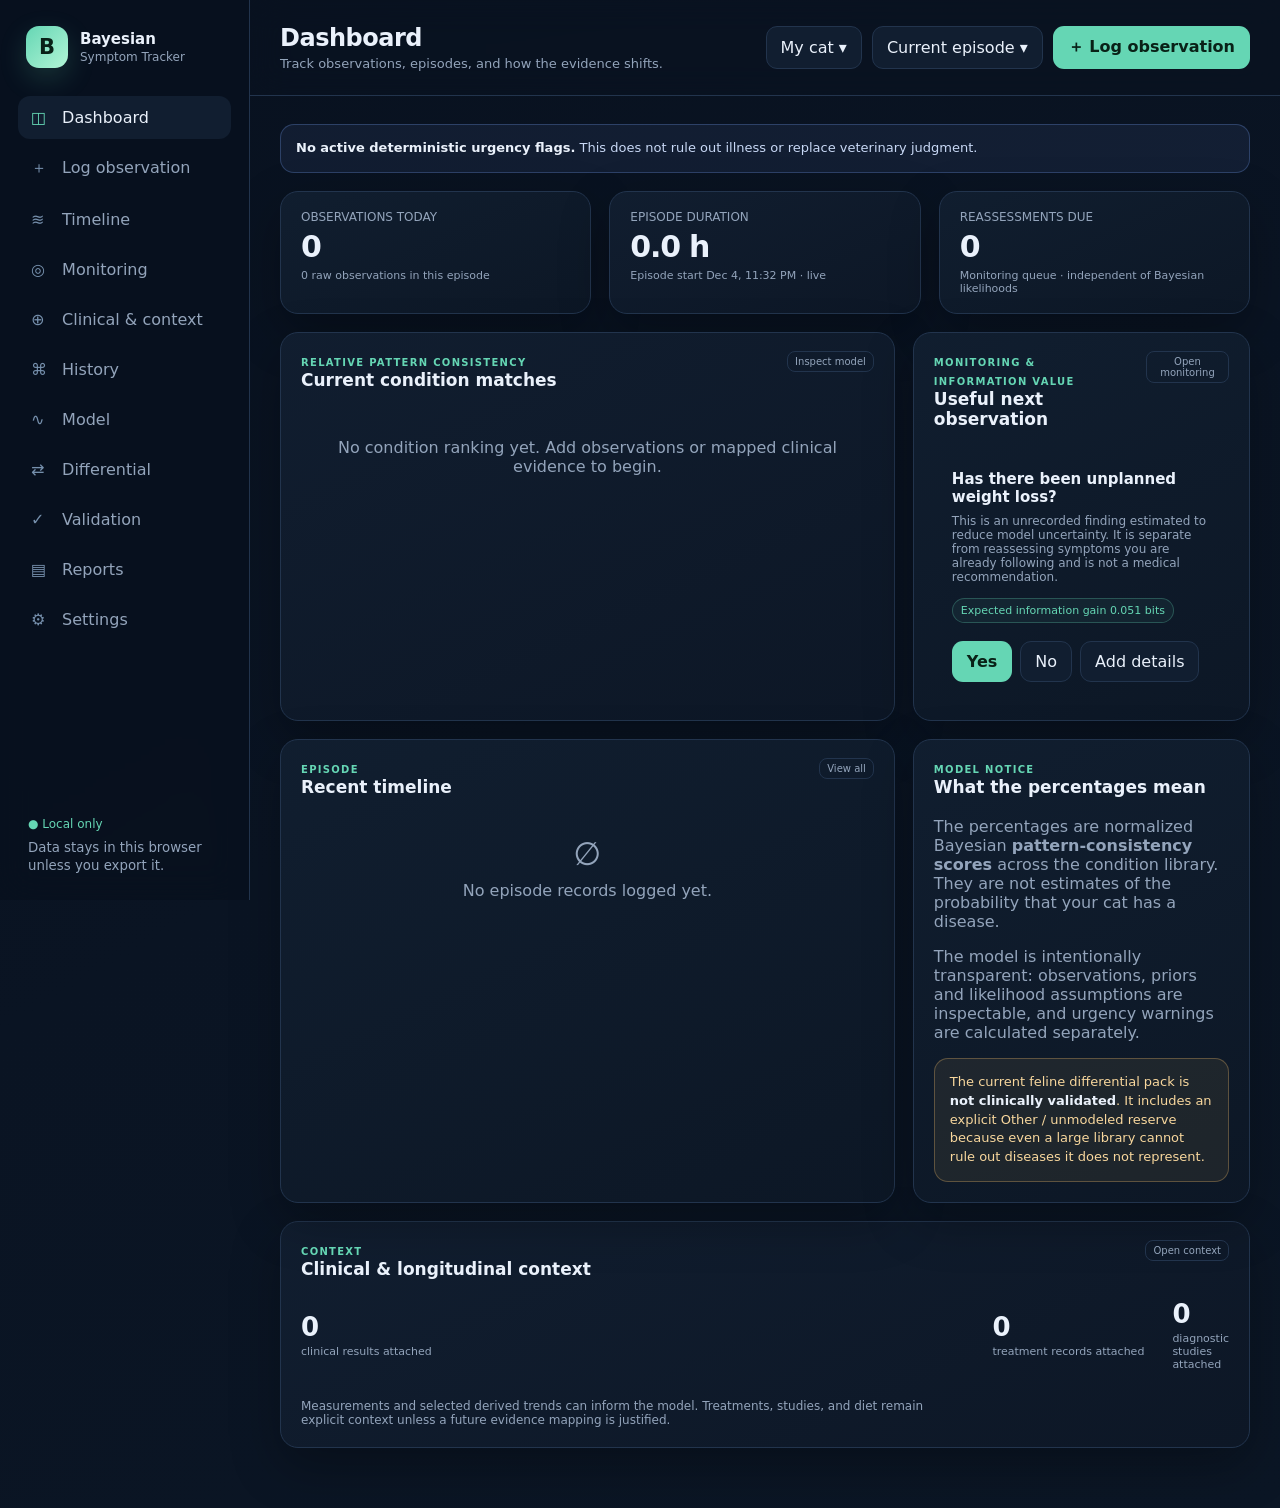
<file: index.html>
<!doctype html>
<html lang="en">
<head>
  <meta charset="utf-8" />
  <meta name="viewport" content="width=device-width,initial-scale=1" />
  <meta name="theme-color" content="#0d1726" />
  <meta name="color-scheme" content="dark" />
  <meta name="mobile-web-app-capable" content="yes" />
  <meta name="apple-mobile-web-app-capable" content="yes" />
  <meta name="apple-mobile-web-app-status-bar-style" content="black-translucent" />
  <meta name="apple-mobile-web-app-title" content="Bayesian Tracker" />
  <meta name="description" content="A local-first Bayesian symptom and observation tracker for cats." />
  <title>Bayesian Symptom Tracker</title>
  <link rel="stylesheet" href="styles.css" />
  <link rel="manifest" href="manifest.webmanifest" />
  <link rel="icon" type="image/png" sizes="32x32" href="icons/favicon-32.png" />
  <link rel="apple-touch-icon" sizes="180x180" href="icons/apple-touch-icon.png" />
</head>
<body>
  <div class="app-shell">
    <aside class="sidebar">
      <div class="brand">
        <div class="brand-mark">B</div>
        <div><strong>Bayesian</strong><span>Symptom Tracker</span></div>
      </div>
      <nav id="nav">
        <button data-view="dashboard" class="active"><span>◫</span> Dashboard</button>
        <button data-view="log"><span>＋</span> Log observation</button>
        <button data-view="timeline"><span>≋</span> Timeline</button>
        <button data-view="monitoring"><span>◎</span> Monitoring</button>
        <button data-view="context"><span>⊕</span> Clinical & context</button>
        <button data-view="history"><span>⌘</span> History</button>
        <button data-view="model"><span>∿</span> Model</button>
        <button data-view="differential"><span>⇄</span> Differential</button>
        <button data-view="validation"><span>✓</span> Validation</button>
        <button data-view="reports"><span>▤</span> Reports</button>
        <button data-view="settings"><span>⚙</span> Settings</button>
      </nav>
      <div class="sidebar-foot">
        <span class="local-pill">● Local only</span>
        <small>Data stays in this browser unless you export it.</small>
      </div>
    </aside>

    <main>
      <header class="topbar">
        <button class="mobile-menu" id="mobileMenu" aria-label="Open navigation">☰</button>
        <div>
          <h1 id="viewTitle">Dashboard</h1>
          <p id="viewSubtitle">Track observations, episodes, and how the evidence shifts.</p>
        </div>
        <div class="top-actions">
          <button class="ghost context-button" id="petButton">My cat ▾</button>
          <button class="ghost context-button" id="episodeButton">Current episode ▾</button>
          <button class="primary" id="quickLog">＋ Log observation</button>
        </div>
      </header>

      <section id="appContent" class="content"></section>
    </main>
  </div>

  <div class="modal-backdrop hidden" id="modalBackdrop">
    <div class="modal" role="dialog" aria-modal="true" aria-labelledby="modalTitle">
      <div class="modal-head">
        <div><span class="eyebrow" id="modalEyebrow">OBSERVATION</span><h2 id="modalTitle">Log observation</h2></div>
        <button class="icon-button" id="closeModal" aria-label="Close">×</button>
      </div>
      <div id="modalBody"></div>
    </div>
  </div>

  <div id="toast" class="toast hidden"></div>
  <script src="app.js"></script>
</body>
</html>
</file>
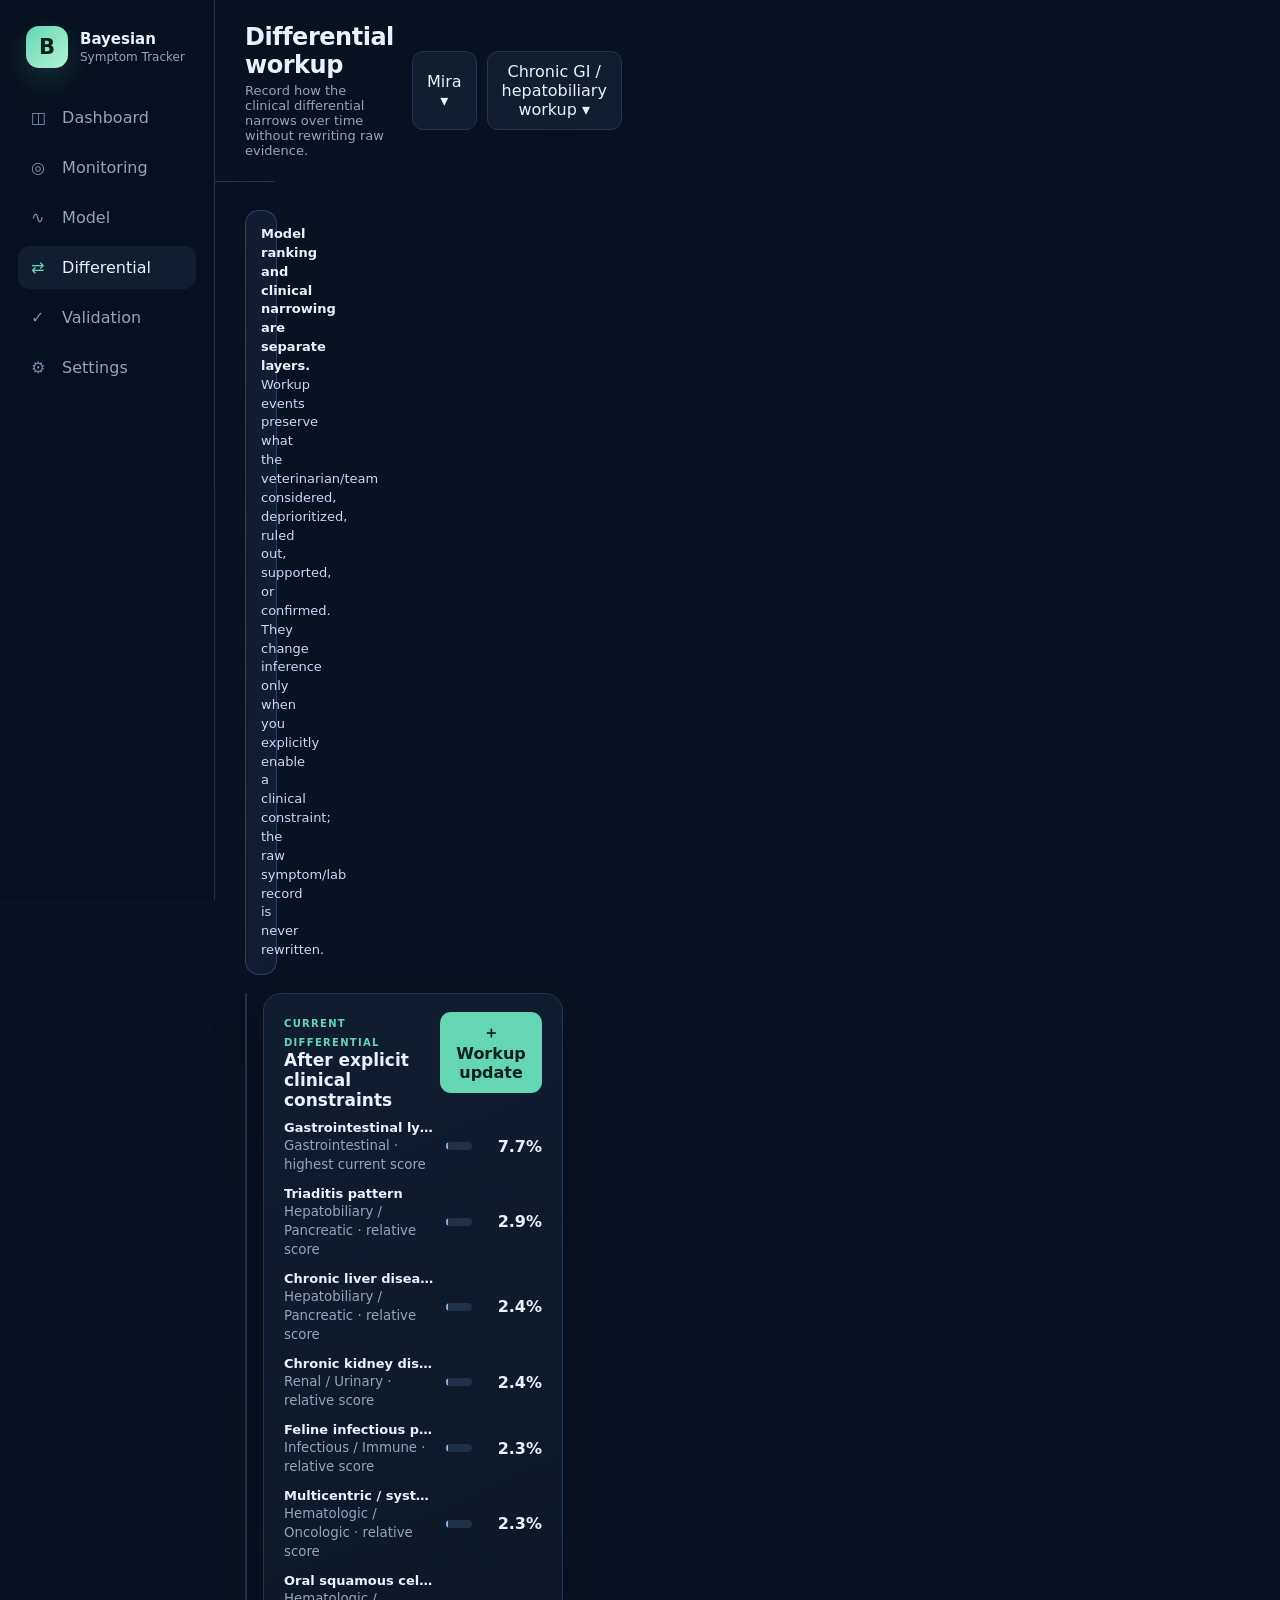
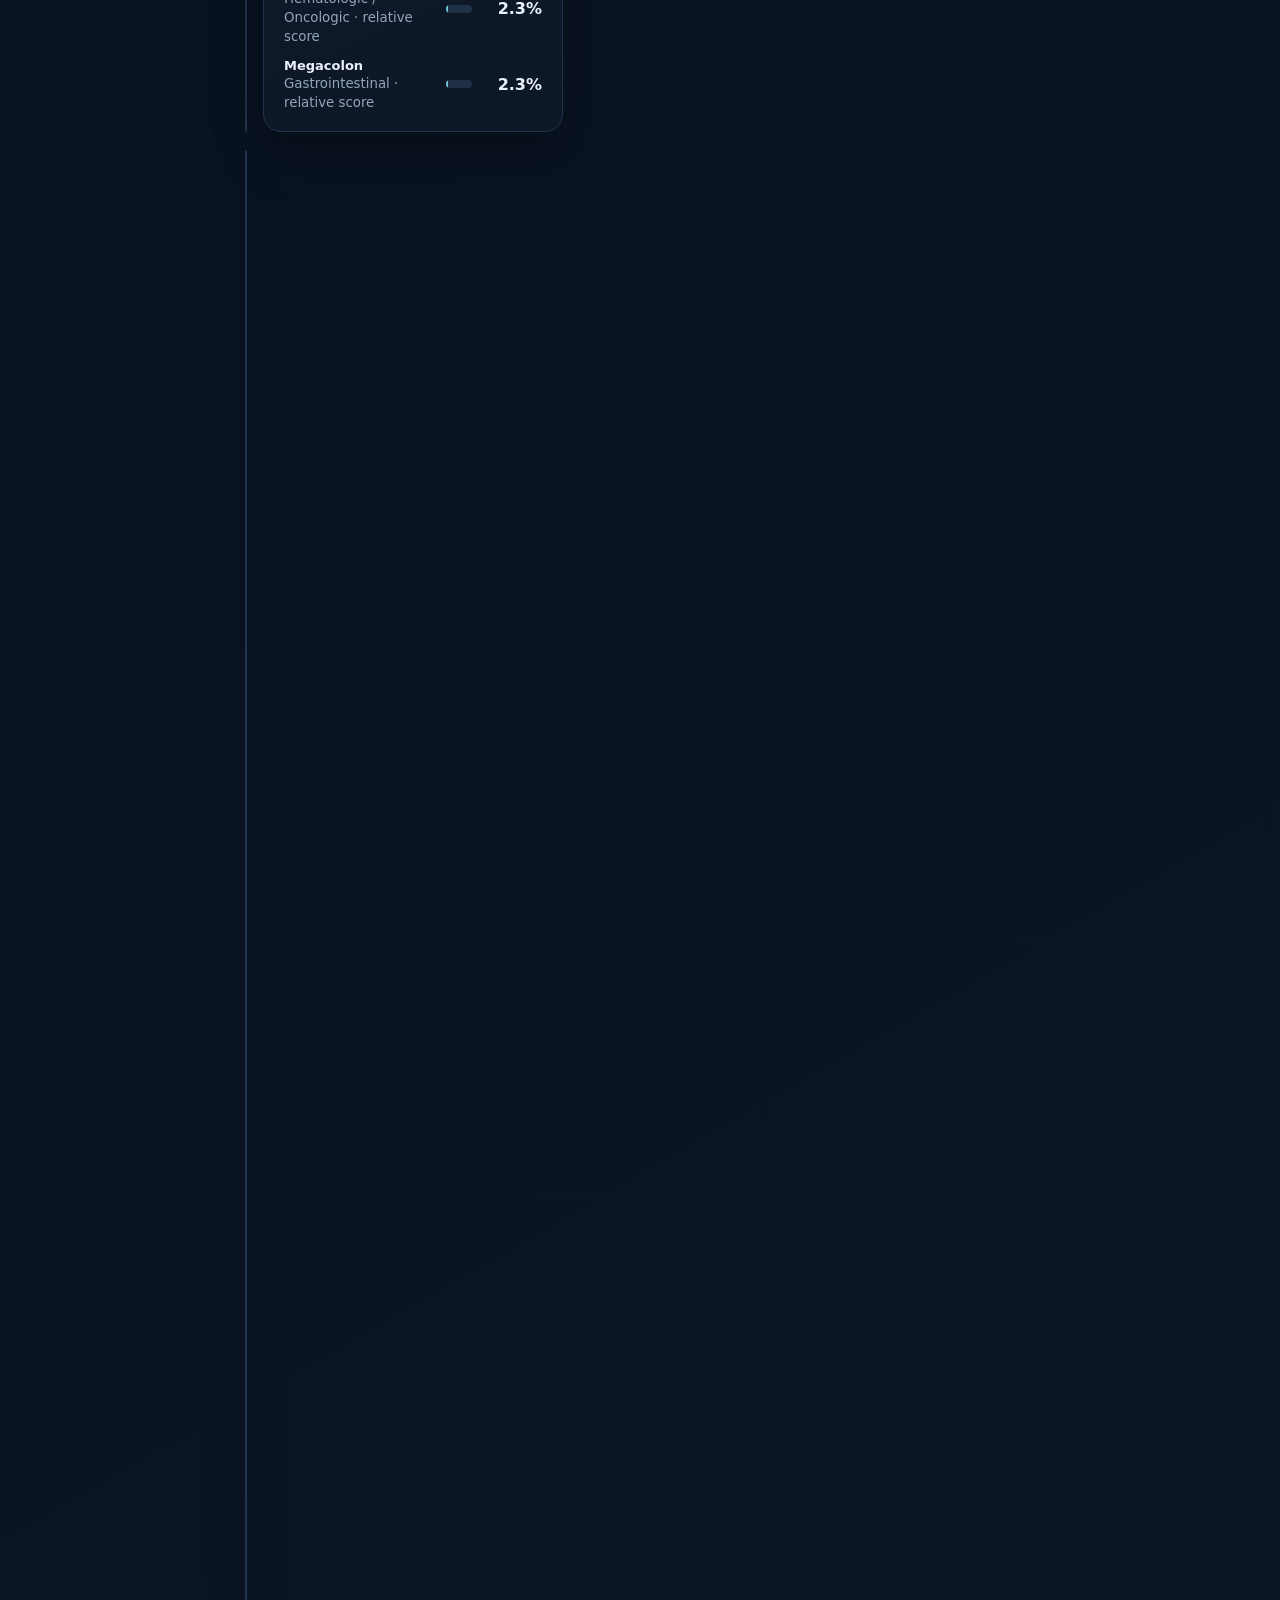
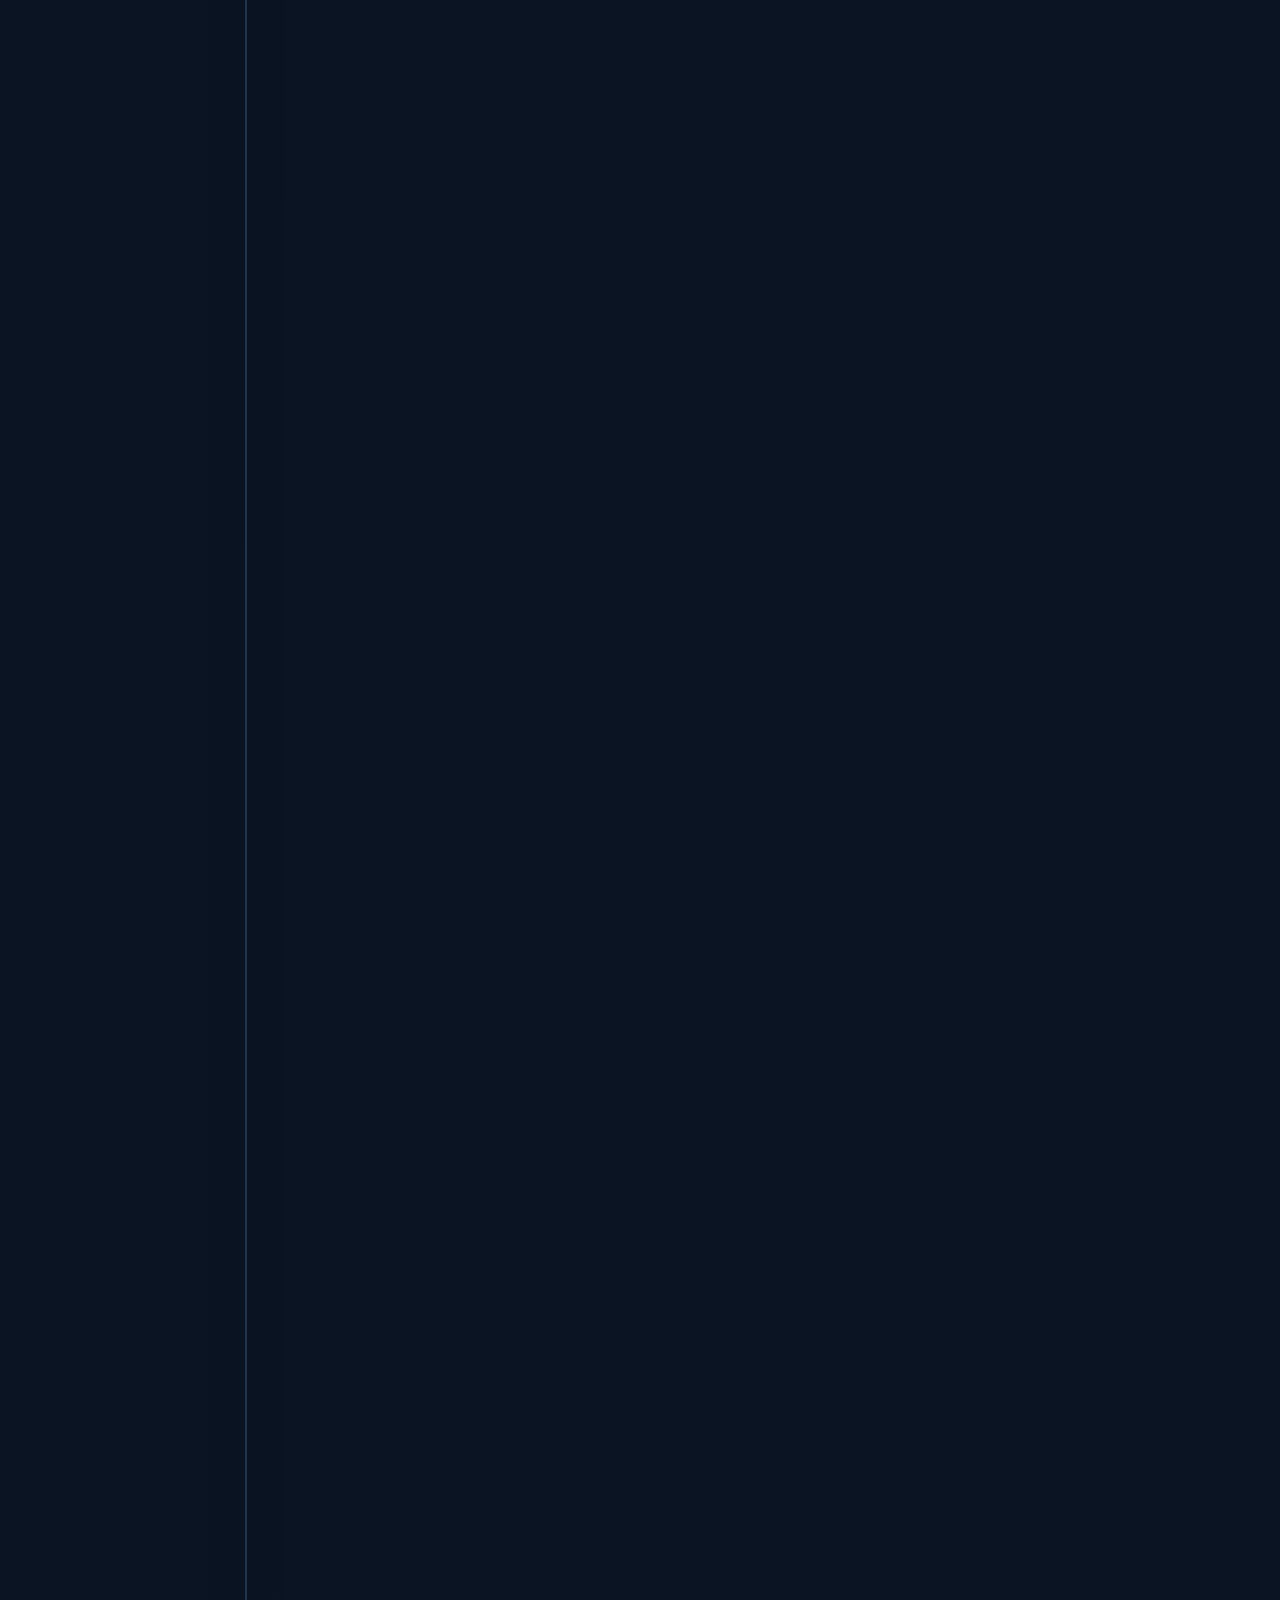
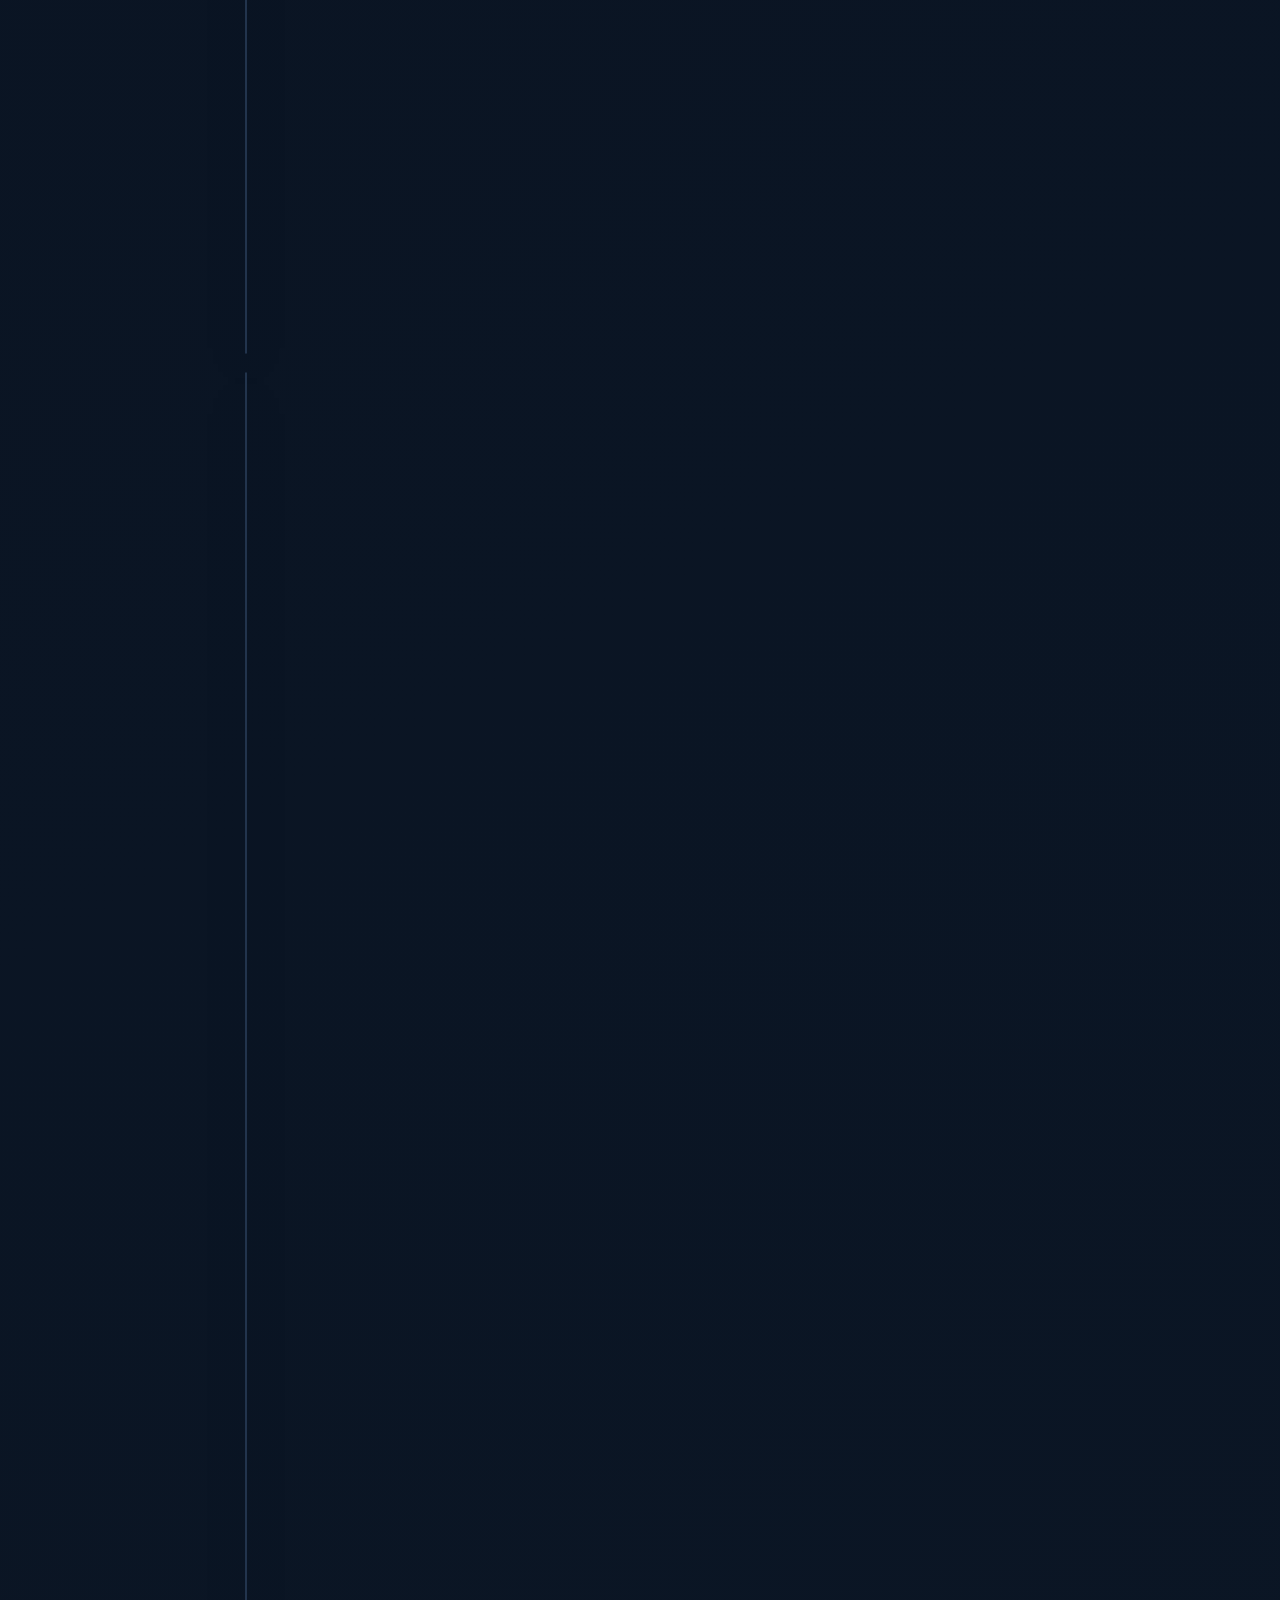
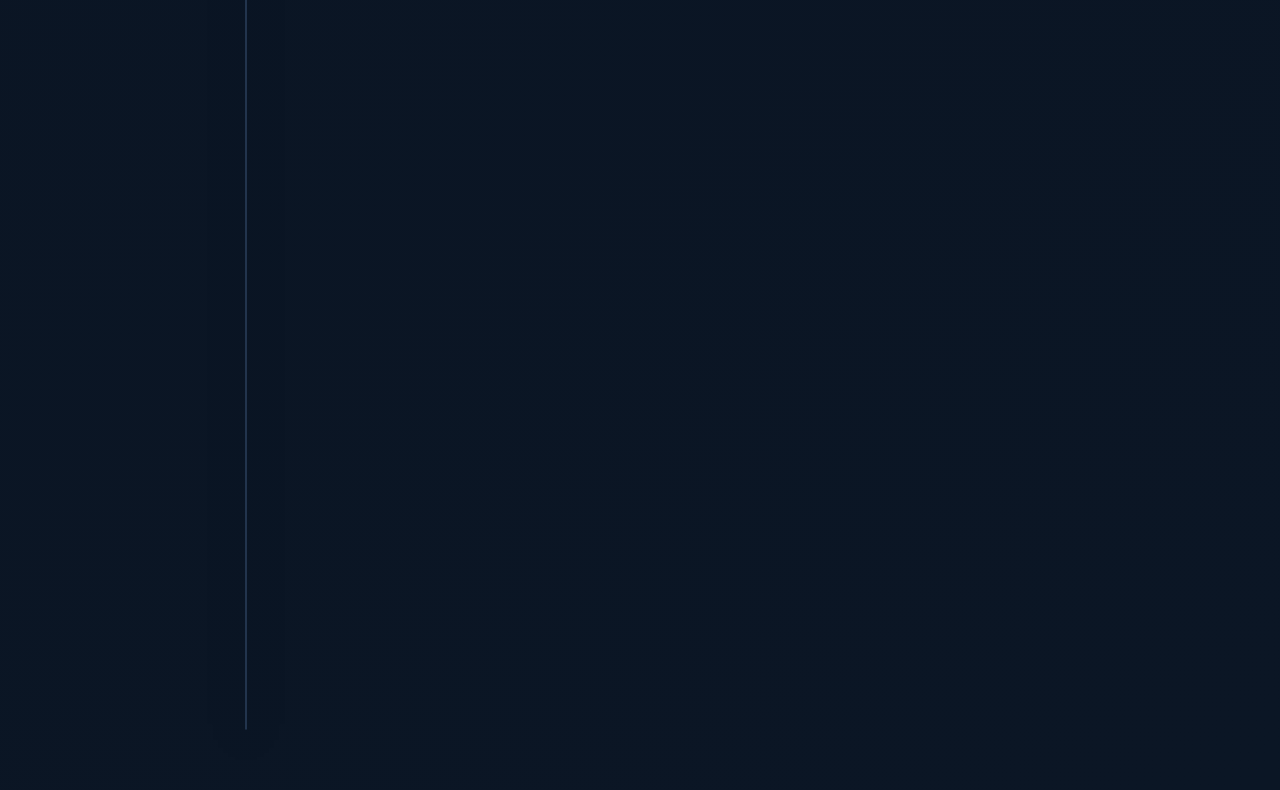
<file: docs/differential-preview.html>
<!doctype html><html><head><meta charset="utf-8"><style>:root{
  --bg:#08111f;--panel:#0d1726;--panel2:#111e30;--panel3:#15243a;--line:#22344d;
  --text:#eaf1fb;--muted:#93a4bb;--accent:#65d6b4;--accent2:#7da7ff;--warning:#f2bd66;--danger:#ff7d86;
  --shadow:0 18px 50px rgba(0,0,0,.28);--radius:18px;
}
*{box-sizing:border-box}html{background:var(--bg);color-scheme:dark}body{margin:0;font-family:Inter,ui-sans-serif,system-ui,-apple-system,BlinkMacSystemFont,"Segoe UI",sans-serif;background:linear-gradient(150deg,#08111f,#0a1423 46%,#0b1625);color:var(--text);min-height:100vh}
button,input,select,textarea{font:inherit}.app-shell{display:grid;grid-template-columns:250px 1fr;min-height:100vh}.sidebar{position:sticky;top:0;height:100vh;border-right:1px solid var(--line);padding:26px 18px 20px;background:rgba(8,17,31,.9);backdrop-filter:blur(18px);display:flex;flex-direction:column;z-index:20}.brand{display:flex;gap:12px;align-items:center;padding:0 8px 28px}.brand-mark{width:42px;height:42px;border-radius:13px;display:grid;place-items:center;color:#092117;font-weight:900;font-size:21px;background:linear-gradient(135deg,var(--accent),#b2f5d6);box-shadow:0 10px 28px rgba(101,214,180,.18)}.brand strong,.brand span{display:block}.brand strong{font-size:15px}.brand span{font-size:12px;color:var(--muted);margin-top:2px}.sidebar nav{display:grid;gap:7px}.sidebar nav button{border:0;text-align:left;background:transparent;color:var(--muted);padding:12px 13px;border-radius:12px;cursor:pointer;transition:.16s}.sidebar nav button span{display:inline-block;width:26px;color:#7690ad}.sidebar nav button:hover,.sidebar nav button.active{background:var(--panel2);color:var(--text)}.sidebar nav button.active span{color:var(--accent)}.sidebar-foot{margin-top:auto;padding:16px 10px 4px;display:grid;gap:8px;color:var(--muted)}.local-pill{font-size:12px;color:var(--accent)}.sidebar-foot small{line-height:1.4}
main{min-width:0}.topbar{min-height:96px;padding:23px 30px;border-bottom:1px solid var(--line);display:flex;align-items:center;gap:18px;background:rgba(9,19,33,.78);backdrop-filter:blur(16px);position:sticky;top:0;z-index:15}.topbar h1{margin:0;font-size:24px;letter-spacing:-.02em}.topbar p{margin:4px 0 0;color:var(--muted);font-size:13px}.top-actions{margin-left:auto;display:flex;gap:10px}.content{padding:28px 30px 60px;max-width:1500px;margin:0 auto}.mobile-menu{display:none;border:0;background:transparent;color:var(--text);font-size:24px}
button.primary,button.ghost,button.danger,button.secondary{border:1px solid transparent;border-radius:11px;padding:10px 14px;cursor:pointer;transition:.16s}button.primary{background:var(--accent);color:#092117;font-weight:800}button.primary:hover{filter:brightness(1.06);transform:translateY(-1px)}button.ghost{background:var(--panel2);border-color:var(--line);color:var(--text)}button.secondary{background:#1a2a42;border-color:#2c4261;color:#cfe1f5}button.danger{background:rgba(255,125,134,.1);border-color:rgba(255,125,134,.28);color:#ffabb1}.icon-button{border:0;background:transparent;color:var(--muted);font-size:26px;cursor:pointer}.grid{display:grid;gap:18px}.grid.two{grid-template-columns:minmax(0,1.55fr) minmax(300px,.85fr)}.grid.three{grid-template-columns:repeat(3,1fr)}.card{background:linear-gradient(155deg,rgba(17,30,48,.96),rgba(13,23,38,.96));border:1px solid var(--line);border-radius:var(--radius);box-shadow:var(--shadow);overflow:hidden}.card-pad{padding:20px}.card-head{padding:18px 20px 0;display:flex;gap:16px;align-items:flex-start;justify-content:space-between}.card h2,.card h3{margin:0}.card h2{font-size:17px}.card h3{font-size:15px}.card p{color:var(--muted)}.eyebrow{text-transform:uppercase;letter-spacing:.13em;color:var(--accent);font-size:10px;font-weight:900}.muted{color:var(--muted)}.kpi{padding:18px 20px}.kpi-label{color:var(--muted);font-size:12px}.kpi-value{font-size:30px;font-weight:800;letter-spacing:-.04em;margin-top:5px}.kpi-foot{font-size:11px;color:var(--muted);margin-top:5px}.notice{border:1px solid rgba(125,167,255,.26);background:rgba(125,167,255,.08);border-radius:14px;padding:14px 15px;color:#c8d8f5;font-size:13px;line-height:1.45}.notice.warning{border-color:rgba(242,189,102,.3);background:rgba(242,189,102,.08);color:#f8d79d}.notice.danger{border-color:rgba(255,125,134,.34);background:rgba(255,125,134,.09);color:#ffd0d4}.notice strong{color:var(--text)}
.score-list{padding:10px 20px 20px;display:grid;gap:13px}.score-row{display:grid;grid-template-columns:minmax(150px,1.3fr) 2fr 58px;align-items:center;gap:12px}.score-label{min-width:0}.score-label strong{display:block;font-size:13px;white-space:nowrap;overflow:hidden;text-overflow:ellipsis}.score-label small{color:var(--muted)}.bar{height:8px;background:#1f3047;border-radius:99px;overflow:hidden}.bar>span{display:block;height:100%;border-radius:inherit;background:linear-gradient(90deg,var(--accent2),var(--accent));min-width:2px}.score-number{text-align:right;font-weight:800;font-variant-numeric:tabular-nums}.timeline{padding:8px 20px 20px}.event{display:grid;grid-template-columns:88px 14px 1fr;gap:12px;position:relative;padding:9px 0}.event:before{content:"";position:absolute;left:94px;top:29px;bottom:-10px;width:1px;background:var(--line)}.event:last-child:before{display:none}.event-time{font-size:11px;color:var(--muted);text-align:right;padding-top:2px}.dot{width:10px;height:10px;border-radius:50%;background:var(--accent);margin-top:4px;box-shadow:0 0 0 4px rgba(101,214,180,.08)}.event-body{padding-bottom:7px}.event-body strong{font-size:13px}.event-body p{margin:4px 0 0;font-size:12px;line-height:1.45}.event-actions{margin-top:7px;display:flex;gap:7px}.mini{border:1px solid var(--line);background:transparent;color:var(--muted);font-size:10px;border-radius:8px;padding:4px 7px;cursor:pointer}.empty{padding:38px 22px;text-align:center;color:var(--muted)}.empty .big{font-size:32px;margin-bottom:8px}.chips{display:flex;gap:7px;flex-wrap:wrap}.chip{border:1px solid var(--line);border-radius:99px;padding:5px 8px;color:var(--muted);font-size:11px;background:rgba(255,255,255,.015)}.chip.accent{color:var(--accent);border-color:rgba(101,214,180,.28);background:rgba(101,214,180,.06)}
.question-card{padding:18px}.question-card h3{margin:3px 0 8px}.question-card p{font-size:12px;margin:0 0 14px}.question-actions{display:flex;gap:8px}.evidence-list{padding:8px 20px 20px;display:grid;gap:9px}.evidence-item{display:grid;grid-template-columns:1fr auto;gap:12px;padding:10px 0;border-bottom:1px solid rgba(34,52,77,.55)}.evidence-item:last-child{border-bottom:0}.evidence-item strong{font-size:12px}.evidence-item small{color:var(--muted);display:block;margin-top:3px}.impact{font-size:11px;font-weight:800}.impact.up{color:var(--accent)}.impact.down{color:var(--danger)}
form{display:grid;gap:15px}.field{display:grid;gap:7px}.field label{font-size:12px;color:#b6c6da}.field input,.field select,.field textarea{width:100%;background:#0c1829;color:var(--text);border:1px solid #263a55;border-radius:10px;padding:10px 11px;outline:none}.field input:focus,.field select:focus,.field textarea:focus{border-color:#5687ca;box-shadow:0 0 0 3px rgba(86,135,202,.12)}.field textarea{min-height:88px;resize:vertical}.form-row{display:grid;grid-template-columns:1fr 1fr;gap:12px}.form-actions{display:flex;justify-content:flex-end;gap:9px;padding-top:4px}.helper{font-size:11px;color:var(--muted);line-height:1.4}.checkbox{display:flex;align-items:center;gap:8px;color:#c2d0e0;font-size:12px}.checkbox input{width:auto}.modal-backdrop{position:fixed;inset:0;background:rgba(3,8,15,.74);display:grid;place-items:center;padding:24px;z-index:100}.modal-backdrop.hidden,.hidden{display:none!important}.modal{width:min(650px,100%);max-height:90vh;overflow:auto;background:var(--panel);border:1px solid var(--line);border-radius:20px;box-shadow:0 30px 80px rgba(0,0,0,.5)}.modal-head{display:flex;justify-content:space-between;align-items:flex-start;padding:21px 22px 10px}.modal-head h2{margin:4px 0 0}.modal #modalBody{padding:10px 22px 22px}.toast{position:fixed;right:22px;bottom:22px;padding:12px 15px;background:#142238;border:1px solid #29415f;border-radius:12px;box-shadow:var(--shadow);font-size:12px;z-index:200}
.table-wrap{overflow:auto}.table{width:100%;border-collapse:collapse}.table th,.table td{padding:11px 13px;border-bottom:1px solid var(--line);text-align:left;font-size:12px}.table th{color:var(--muted);font-weight:600}.table td{color:#d5dfec}.badge{display:inline-block;border-radius:99px;padding:4px 7px;font-size:10px;font-weight:800;text-transform:uppercase;letter-spacing:.05em}.badge.emergency{background:rgba(255,125,134,.12);color:#ff9da4}.badge.urgent{background:rgba(242,189,102,.12);color:#f5c977}.badge.clear{background:rgba(101,214,180,.09);color:var(--accent)}.section-gap{margin-top:18px}.report-paper{background:#fff;color:#1d2733;border-radius:12px;padding:28px;box-shadow:var(--shadow)}.report-paper h2,.report-paper h3{color:#17202a}.report-paper p,.report-paper td,.report-paper th{color:#3f4b58}.report-paper .report-muted{color:#6d7782}.report-paper table{width:100%;border-collapse:collapse}.report-paper td,.report-paper th{padding:7px;border-bottom:1px solid #dde3ea;font-size:12px;text-align:left}.report-options{display:flex;gap:14px;flex-wrap:wrap;margin:12px 0 18px}.source-list a{color:#9fc1ff}.source-list li{margin-bottom:8px;color:var(--muted);font-size:12px}.model-chart{padding:6px 20px 18px}.spark{width:100%;height:210px}.spark line{stroke:#243750;stroke-width:1}.spark polyline{fill:none;stroke:#65d6b4;stroke-width:2.5}.spark text{fill:#8296ae;font-size:10px}.divider{height:1px;background:var(--line);margin:18px 0}.episode-strip{display:flex;gap:8px;overflow:auto;padding-bottom:4px}.episode-pill{white-space:nowrap;border:1px solid var(--line);background:#0d192a;color:var(--muted);padding:8px 10px;border-radius:99px;font-size:11px;cursor:pointer}.episode-pill.active{background:rgba(101,214,180,.09);color:var(--accent);border-color:rgba(101,214,180,.26)}
@media(max-width:1000px){.app-shell{grid-template-columns:1fr}.sidebar{position:fixed;left:-270px;width:250px;transition:.2s}.sidebar.open{left:0;box-shadow:20px 0 50px rgba(0,0,0,.4)}.mobile-menu{display:block}.grid.two,.grid.three{grid-template-columns:1fr}.topbar{padding:18px}.content{padding:20px}.top-actions .ghost{display:none}}
@media(max-width:650px){.topbar p{display:none}.top-actions .primary{padding:9px 10px;font-size:12px}.content{padding:14px}.form-row{grid-template-columns:1fr}.score-row{grid-template-columns:minmax(120px,1fr) 1.2fr 50px}.grid.three{gap:12px}.kpi-value{font-size:25px}.modal-backdrop{padding:10px}.event{grid-template-columns:62px 14px 1fr}.event:before{left:68px}}
@media print{body{background:white;color:black}.sidebar,.topbar,.no-print,.report-options,.report-actions{display:none!important}.app-shell{display:block}.content{padding:0}.card{border:0;box-shadow:none}.report-paper{box-shadow:none;border-radius:0;padding:0}#appContent>*:not(.print-target){display:none!important}.print-target{display:block!important}}

/* v0.2 condition-library browser */
.model-family{border:1px solid var(--line);border-radius:12px;margin:10px 0;background:rgba(255,255,255,.018);overflow:hidden}
.model-family summary{display:flex;justify-content:space-between;gap:16px;align-items:center;cursor:pointer;padding:14px 16px;list-style:none}
.model-family summary::-webkit-details-marker{display:none}
.model-family summary span{font-size:12px;color:var(--muted);white-space:nowrap}
.model-family[open] summary{border-bottom:1px solid var(--line)}
.model-family .score-list{padding:6px 0}
@media (max-width:640px){.model-family summary{align-items:flex-start;flex-direction:column;gap:4px}.model-family summary span{white-space:normal}}

/* v0.3 multi-pet + settings polish */
.form-row.three{grid-template-columns:1.25fr .8fr 1.2fr}
.button-row{display:flex;gap:9px;align-items:center;flex-wrap:wrap;padding-top:4px}
.button-like{display:inline-flex;align-items:center;justify-content:center;border:1px solid transparent;border-radius:11px;padding:10px 14px;cursor:pointer;transition:.16s;line-height:1.2}
.button-like.ghost-like{background:var(--panel2);border-color:var(--line);color:var(--text)}
.button-like:hover{filter:brightness(1.08);transform:translateY(-1px)}
.pet-strip{display:flex;gap:8px;overflow:auto;padding:2px 0 4px}
.pet-pill{white-space:nowrap;border:1px solid var(--line);background:#0d192a;color:var(--muted);padding:8px 12px;border-radius:99px;font-size:12px;cursor:pointer}
.pet-pill.active{background:rgba(101,214,180,.09);color:var(--accent);border-color:rgba(101,214,180,.26)}
.split-actions{justify-content:space-between;align-items:center}
.pet-switch-list{display:grid;gap:9px}
.pet-switch{width:100%;display:grid;grid-template-columns:42px 1fr auto;align-items:center;gap:12px;text-align:left;background:#0c1829;color:var(--text);border:1px solid var(--line);border-radius:13px;padding:11px 12px;cursor:pointer}
.pet-switch:hover,.pet-switch.active{border-color:rgba(101,214,180,.38);background:rgba(101,214,180,.055)}
.pet-switch strong,.pet-switch small{display:block}.pet-switch small{color:var(--muted);margin-top:3px}
.pet-avatar{width:38px;height:38px;border-radius:12px;display:grid;place-items:center;background:var(--panel3);color:var(--accent);font-weight:900}
.context-button{max-width:190px;white-space:nowrap;overflow:hidden;text-overflow:ellipsis}
.settings-grid{align-items:start}
@media(max-width:1150px){.context-button{max-width:145px}.top-actions{gap:7px}}
@media(max-width:1000px){.form-row.three{grid-template-columns:1fr 1fr}.form-row.three .field:first-child{grid-column:1/-1}.top-actions #episodeButton{display:none}.top-actions #petButton{display:inline-flex}}
@media(max-width:650px){.form-row.three{grid-template-columns:1fr}.form-row.three .field:first-child{grid-column:auto}.top-actions #petButton{max-width:105px;padding:9px 10px;font-size:12px}.button-row>*{flex:1 1 auto}.pet-switch{grid-template-columns:38px 1fr}.pet-switch>.chip{display:none}}


/* v0.4 clinical measurements + diet context */
.context-grid{align-items:start}
.context-list{display:grid;gap:10px;margin-top:12px}
.context-item{display:grid;grid-template-columns:minmax(0,1fr) auto;gap:14px;align-items:start;padding:13px 0;border-bottom:1px solid rgba(34,52,77,.58)}
.context-item:last-child{border-bottom:0}
.context-item strong{display:inline-block;font-size:13px;margin-right:8px}
.context-item small{display:block;color:var(--muted);margin-top:4px;line-height:1.4}
.context-item p{font-size:12px;margin:6px 0 0}
.context-value{font-size:13px;font-weight:800;color:var(--accent2)}
.context-actions{display:flex;gap:7px;align-items:center;justify-content:flex-end;flex-wrap:wrap}
.nutrient-chips{display:flex;gap:6px;flex-wrap:wrap;margin-top:8px}
.context-summary{display:grid;grid-template-columns:auto auto 1fr;gap:28px;align-items:center}
.context-summary>div{display:grid;gap:3px}.context-summary>div strong{font-size:26px}.context-summary>div span{font-size:11px;color:var(--muted)}.context-summary p{margin:0;font-size:12px}
.clinical-dot{background:var(--accent2)!important;box-shadow:0 0 0 4px rgba(125,167,255,.09)!important}

.clinical-value-row{grid-template-columns:1.35fr 1fr .65fr}
.clinical-reference-row{grid-template-columns:1fr 1fr 1.25fr}
@media(max-width:1000px){.clinical-value-row,.clinical-reference-row{grid-template-columns:1fr 1fr}.clinical-value-row .field:first-child{grid-column:1/-1}}
@media(max-width:650px){.clinical-value-row,.clinical-reference-row{grid-template-columns:1fr}.clinical-value-row .field:first-child{grid-column:auto}}
.empty.compact{padding:24px 10px}
@media(max-width:900px){.context-summary{grid-template-columns:1fr 1fr}.context-summary p{grid-column:1/-1}}
@media(max-width:650px){.context-item{grid-template-columns:1fr}.context-actions{justify-content:flex-start}.context-summary{grid-template-columns:1fr}.context-summary p{grid-column:auto}.context-grid .card-head{align-items:center}.context-grid .card-head .primary{padding:8px 10px;font-size:11px}}

/* v0.5+ longitudinal history + inference audit */
.history-grid{align-items:start}
.history-facts{display:grid;grid-template-columns:repeat(2,minmax(0,1fr));gap:10px;margin-top:14px}
.history-facts>div{border:1px solid var(--line);border-radius:11px;padding:10px 12px;background:rgba(255,255,255,.015);display:grid;gap:3px}
.history-facts span{color:var(--muted);font-size:10px;text-transform:uppercase;letter-spacing:.08em}
.history-facts strong{font-size:13px}
.link-episode-list{display:grid;gap:8px;margin-top:14px}
.link-episode-row{display:grid;grid-template-columns:auto 1fr;gap:12px;align-items:flex-start;padding:12px;border:1px solid var(--line);border-radius:12px;background:rgba(255,255,255,.015);cursor:pointer}
.link-episode-row input{margin-top:3px}
.link-episode-row strong,.link-episode-row small{display:block}.link-episode-row small{color:var(--muted);margin-top:4px;line-height:1.4}
.inference-audit{display:grid;gap:8px}
@media(max-width:650px){.history-facts{grid-template-columns:1fr}.history-grid .card-head{align-items:center}.history-grid .card-head button{padding:8px 10px;font-size:11px}}


/* v0.6 quantitative trends + richer clinical context */
.trend-grid{display:grid;grid-template-columns:repeat(auto-fit,minmax(230px,1fr));gap:12px}
.trend-card{border:1px solid var(--line);border-radius:13px;padding:13px;background:rgba(255,255,255,.015);display:grid;gap:8px}
.trend-card strong,.trend-card small{display:block}.trend-card small{color:var(--muted)}
.mini-spark{width:100%;height:46px;background:#0b1728;border-radius:9px;overflow:hidden}
.mini-spark polyline{fill:none;stroke:var(--accent2);stroke-width:2;vector-effect:non-scaling-stroke}
.trend-facts{display:flex;gap:7px;flex-wrap:wrap}.trend-facts span{font-size:10px;border:1px solid var(--line);border-radius:99px;padding:4px 7px;color:#c7d5e7}
.treatment-dot{background:#c18cff!important;box-shadow:0 0 0 4px rgba(193,140,255,.09)!important}
.study-dot{background:#f2bd66!important;box-shadow:0 0 0 4px rgba(242,189,102,.09)!important}
@media(max-width:650px){.trend-grid{grid-template-columns:1fr}}

/* v0.7 longitudinal monitoring / reassessment */
.monitor-list{display:grid;gap:10px}
.monitor-item{display:grid;grid-template-columns:minmax(0,1fr) auto;gap:16px;align-items:center;border:1px solid var(--line);border-radius:13px;padding:14px;background:rgba(255,255,255,.014)}
.monitor-item.due{border-color:rgba(242,189,102,.35);background:rgba(242,189,102,.035)}
.monitor-main{min-width:0}.monitor-title{display:flex;gap:8px;align-items:center;flex-wrap:wrap}.monitor-title strong{font-size:13px}.monitor-main p{margin:7px 0 6px;font-size:12px;line-height:1.45}.monitor-main small{display:block;color:var(--muted);margin-top:7px;line-height:1.4}
.monitor-meta{display:flex;gap:7px;flex-wrap:wrap;color:var(--muted);font-size:10px}.monitor-meta span{border:1px solid rgba(34,52,77,.8);border-radius:99px;padding:4px 7px}
.monitor-actions{min-width:260px}.monitor-actions .question-actions{justify-content:flex-end;margin:0}
.opportunity-list{display:grid;gap:12px}.opportunity-list .question-card{border:1px solid var(--line);border-radius:12px;padding:13px;background:rgba(255,255,255,.012)}.opportunity-list .question-card h3{margin-top:0}
.warning-chip{color:var(--warning)!important;border-color:rgba(242,189,102,.35)!important}
@media(max-width:850px){.monitor-item{grid-template-columns:1fr}.monitor-actions{min-width:0}.monitor-actions .question-actions{justify-content:flex-start}}

/* v0.8 retrospective entry/replay date controls */
.date-entry-helper{display:grid;gap:6px;margin-top:2px}
.date-entry-helper .compact-row{padding-top:0;gap:6px}
.date-entry-helper .mini{font-size:10px;padding:4px 7px}
@media(max-width:650px){.date-entry-helper .compact-row>*{flex:0 1 auto}}

/* v0.10 differential-workup / clinical narrowing */
.workup-dot{background:#f0a7ff!important;box-shadow:0 0 0 4px rgba(240,167,255,.09)!important}
.differential-grid{align-items:start}
.table td small{color:var(--muted);line-height:1.35}
@media(max-width:700px){.table th,.table td{padding:9px 10px}.card-head{flex-wrap:wrap}}
</style><style>body{overflow:auto}.app-shell{min-height:100vh}.sidebar{position:fixed;width:215px}.app-shell main{margin-left:215px}.topbar{position:static}.content{max-width:1450px}button{pointer-events:none}</style></head><body><div class="app-shell"><aside class="sidebar"><div class="brand"><div class="brand-mark">B</div><div><strong>Bayesian</strong><span>Symptom Tracker</span></div></div><nav><button><span>◫</span> Dashboard</button><button><span>◎</span> Monitoring</button><button><span>∿</span> Model</button><button class="active"><span>⇄</span> Differential</button><button><span>✓</span> Validation</button><button><span>⚙</span> Settings</button></nav></aside><main><header class="topbar"><div><h1>Differential workup</h1><p>Record how the clinical differential narrows over time without rewriting raw evidence.</p></div><div class="top-actions"><button class="ghost">Mira ▾</button><button class="ghost">Chronic GI / hepatobiliary workup ▾</button></div></header><section class="content"><div class="notice"><strong>Model ranking and clinical narrowing are separate layers.</strong> Workup events preserve what the veterinarian/team considered, deprioritized, ruled out, supported, or confirmed. They change inference only when you explicitly enable a clinical constraint; the raw symptom/lab record is never rewritten.</div>
  <div class="grid two section-gap"><div class="card"><div class="card-head"><div><span class="eyebrow">MODEL BEFORE WORKUP</span><h2>Unconstrained model</h2></div><span class="chip">No workup constraints</span></div><div class="score-list"><div class="score-row"><div class="score-label"><strong>Gastrointestinal lymphoma</strong><small>Gastrointestinal · highest current score</small></div><div class="bar"><span style="width:4.082377136433765%"></span></div><div class="score-number">4.1%</div></div><div class="score-row"><div class="score-label"><strong>Triaditis pattern</strong><small>Hepatobiliary / Pancreatic · relative score</small></div><div class="bar"><span style="width:2.876220255214697%"></span></div><div class="score-number">2.9%</div></div><div class="score-row"><div class="score-label"><strong>Inflammatory bowel disease / chronic enteropathy</strong><small>Gastrointestinal · relative score</small></div><div class="bar"><span style="width:2.7578536916910408%"></span></div><div class="score-number">2.8%</div></div><div class="score-row"><div class="score-label"><strong>Chronic liver disease / hepatopathy</strong><small>Hepatobiliary / Pancreatic · relative score</small></div><div class="bar"><span style="width:2.368869158518363%"></span></div><div class="score-number">2.4%</div></div><div class="score-row"><div class="score-label"><strong>Chronic kidney disease</strong><small>Renal / Urinary · relative score</small></div><div class="bar"><span style="width:2.368869158518363%"></span></div><div class="score-number">2.4%</div></div><div class="score-row"><div class="score-label"><strong>Feline infectious peritonitis (FIP)</strong><small>Infectious / Immune · relative score</small></div><div class="bar"><span style="width:2.3195324638828207%"></span></div><div class="score-number">2.3%</div></div><div class="score-row"><div class="score-label"><strong>Multicentric / systemic lymphoma</strong><small>Hematologic / Oncologic · relative score</small></div><div class="bar"><span style="width:2.3195324638828207%"></span></div><div class="score-number">2.3%</div></div><div class="score-row"><div class="score-label"><strong>Oral squamous cell carcinoma</strong><small>Hematologic / Oncologic · relative score</small></div><div class="bar"><span style="width:2.3195324638828207%"></span></div><div class="score-number">2.3%</div></div></div></div><div class="card"><div class="card-head"><div><span class="eyebrow">CURRENT DIFFERENTIAL</span><h2>After explicit clinical constraints</h2></div><button class="primary" data-add-workup>＋ Workup update</button></div><div class="score-list"><div class="score-row"><div class="score-label"><strong>Gastrointestinal lymphoma</strong><small>Gastrointestinal · highest current score</small></div><div class="bar"><span style="width:7.70905355806378%"></span></div><div class="score-number">7.7%</div></div><div class="score-row"><div class="score-label"><strong>Triaditis pattern</strong><small>Hepatobiliary / Pancreatic · relative score</small></div><div class="bar"><span style="width:2.8586203385164715%"></span></div><div class="score-number">2.9%</div></div><div class="score-row"><div class="score-label"><strong>Chronic liver disease / hepatopathy</strong><small>Hepatobiliary / Pancreatic · relative score</small></div><div class="bar"><span style="width:2.354373780501561%"></span></div><div class="score-number">2.4%</div></div><div class="score-row"><div class="score-label"><strong>Chronic kidney disease</strong><small>Renal / Urinary · relative score</small></div><div class="bar"><span style="width:2.354373780501561%"></span></div><div class="score-number">2.4%</div></div><div class="score-row"><div class="score-label"><strong>Feline infectious peritonitis (FIP)</strong><small>Infectious / Immune · relative score</small></div><div class="bar"><span style="width:2.305338982674574%"></span></div><div class="score-number">2.3%</div></div><div class="score-row"><div class="score-label"><strong>Multicentric / systemic lymphoma</strong><small>Hematologic / Oncologic · relative score</small></div><div class="bar"><span style="width:2.305338982674574%"></span></div><div class="score-number">2.3%</div></div><div class="score-row"><div class="score-label"><strong>Oral squamous cell carcinoma</strong><small>Hematologic / Oncologic · relative score</small></div><div class="bar"><span style="width:2.305338982674574%"></span></div><div class="score-number">2.3%</div></div><div class="score-row"><div class="score-label"><strong>Megacolon</strong><small>Gastrointestinal · relative score</small></div><div class="bar"><span style="width:2.296495142551668%"></span></div><div class="score-number">2.3%</div></div></div></div></div>
  <div class="card section-gap"><div class="card-head"><div><span class="eyebrow">CONDITION WORKLIST</span><h2>Model rank vs clinical differential status</h2></div><span class="chip">4 workup events</span></div><div class="card-pad"><p>The evidence-only column still includes the app's ordinary model context such as demographics, explicitly enabled prior diagnoses, and linked historical evidence; it excludes only differential-workup constraints.</p><p>Constraint multipliers are deliberately shown separately. They are clinician/user-entered reasoning constraints, not learned likelihoods. “Definitive” still uses a finite near-exclusion/support factor rather than mathematical zero or certainty.</p><div class="table-wrap"><table class="table"><thead><tr><th>Condition</th><th>Evidence-only</th><th>Clinical status</th><th>Constraint</th><th>Combined</th><th></th></tr></thead><tbody><tr><td><strong>Gastrointestinal lymphoma</strong><br><small>Gastrointestinal</small></td><td>#1<br><small>4.08%</small></td><td><span class="chip accent">Supported</span><br><small>Mar 19, 12:00 PM</small></td><td>×1.900</td><td>#1<br><small>7.71%</small></td><td><button class="mini" data-add-workup data-condition="gi_lymphoma">Update</button></td></tr><tr><td><strong>Triaditis pattern</strong><br><small>Hepatobiliary / Pancreatic</small></td><td>#2<br><small>2.88%</small></td><td><span class="chip">No clinical status</span></td><td>—</td><td>#2<br><small>2.86%</small></td><td><button class="mini" data-add-workup data-condition="triaditis">Update</button></td></tr><tr><td><strong>Chronic liver disease / hepatopathy</strong><br><small>Hepatobiliary / Pancreatic</small></td><td>#4<br><small>2.37%</small></td><td><span class="chip">No clinical status</span></td><td>—</td><td>#3<br><small>2.35%</small></td><td><button class="mini" data-add-workup data-condition="chronic_hepatopathy">Update</button></td></tr><tr><td><strong>Chronic kidney disease</strong><br><small>Renal / Urinary</small></td><td>#5<br><small>2.37%</small></td><td><span class="chip">No clinical status</span></td><td>—</td><td>#4<br><small>2.35%</small></td><td><button class="mini" data-add-workup data-condition="chronic_kidney_disease">Update</button></td></tr><tr><td><strong>Feline infectious peritonitis (FIP)</strong><br><small>Infectious / Immune</small></td><td>#6<br><small>2.32%</small></td><td><span class="chip">No clinical status</span></td><td>—</td><td>#5<br><small>2.31%</small></td><td><button class="mini" data-add-workup data-condition="fip">Update</button></td></tr><tr><td><strong>Multicentric / systemic lymphoma</strong><br><small>Hematologic / Oncologic</small></td><td>#7<br><small>2.32%</small></td><td><span class="chip">No clinical status</span></td><td>—</td><td>#6<br><small>2.31%</small></td><td><button class="mini" data-add-workup data-condition="multicentric_lymphoma">Update</button></td></tr><tr><td><strong>Oral squamous cell carcinoma</strong><br><small>Hematologic / Oncologic</small></td><td>#8<br><small>2.32%</small></td><td><span class="chip">No clinical status</span></td><td>—</td><td>#7<br><small>2.31%</small></td><td><button class="mini" data-add-workup data-condition="oral_squamous_cell_carcinoma">Update</button></td></tr><tr><td><strong>Megacolon</strong><br><small>Gastrointestinal</small></td><td>#9<br><small>2.31%</small></td><td><span class="chip">No clinical status</span></td><td>—</td><td>#8<br><small>2.30%</small></td><td><button class="mini" data-add-workup data-condition="megacolon">Update</button></td></tr><tr><td><strong>Diabetes mellitus</strong><br><small>Endocrine / Metabolic</small></td><td>#10<br><small>2.10%</small></td><td><span class="chip">No clinical status</span></td><td>—</td><td>#9<br><small>2.09%</small></td><td><button class="mini" data-add-workup data-condition="diabetes_mellitus">Update</button></td></tr><tr><td><strong>Renal neoplasia</strong><br><small>Renal / Urinary</small></td><td>#11<br><small>1.91%</small></td><td><span class="chip">No clinical status</span></td><td>—</td><td>#10<br><small>1.90%</small></td><td><button class="mini" data-add-workup data-condition="renal_neoplasia">Update</button></td></tr><tr><td><strong>FIV-associated disease</strong><br><small>Infectious / Immune</small></td><td>#12<br><small>1.91%</small></td><td><span class="chip">No clinical status</span></td><td>—</td><td>#11<br><small>1.90%</small></td><td><button class="mini" data-add-workup data-condition="fiv_related">Update</button></td></tr><tr><td><strong>Leukemia / marrow neoplasia</strong><br><small>Hematologic / Oncologic</small></td><td>#13<br><small>1.91%</small></td><td><span class="chip">No clinical status</span></td><td>—</td><td>#12<br><small>1.90%</small></td><td><button class="mini" data-add-workup data-condition="leukemia">Update</button></td></tr><tr><td><strong>Multiple myeloma / plasma-cell neoplasia</strong><br><small>Hematologic / Oncologic</small></td><td>#14<br><small>1.91%</small></td><td><span class="chip">No clinical status</span></td><td>—</td><td>#13<br><small>1.90%</small></td><td><button class="mini" data-add-workup data-condition="multiple_myeloma">Update</button></td></tr><tr><td><strong>FeLV-associated disease</strong><br><small>Infectious / Immune</small></td><td>#16<br><small>1.57%</small></td><td><span class="chip">No clinical status</span></td><td>—</td><td>#14<br><small>1.56%</small></td><td><button class="mini" data-add-workup data-condition="felv_related">Update</button></td></tr><tr><td><strong>Feline chronic gingivostomatitis</strong><br><small>Oral / Dental</small></td><td>#17<br><small>1.57%</small></td><td><span class="chip">No clinical status</span></td><td>—</td><td>#15<br><small>1.56%</small></td><td><button class="mini" data-add-workup data-condition="gingivostomatitis">Update</button></td></tr><tr><td><strong>Nasal tumor / chronic nasal mass</strong><br><small>Respiratory</small></td><td>#18<br><small>1.53%</small></td><td><span class="chip">No clinical status</span></td><td>—</td><td>#16<br><small>1.52%</small></td><td><button class="mini" data-add-workup data-condition="nasal_neoplasia">Update</button></td></tr><tr><td><strong>Exocrine pancreatic insufficiency</strong><br><small>Gastrointestinal</small></td><td>#19<br><small>1.50%</small></td><td><span class="chip">No clinical status</span></td><td>—</td><td>#17<br><small>1.49%</small></td><td><button class="mini" data-add-workup data-condition="exocrine_pancreatic_insufficiency">Update</button></td></tr><tr><td><strong>Cholangitis / cholangiohepatitis</strong><br><small>Hepatobiliary / Pancreatic</small></td><td>#20<br><small>1.50%</small></td><td><span class="chip">No clinical status</span></td><td>—</td><td>#18<br><small>1.49%</small></td><td><button class="mini" data-add-workup data-condition="cholangitis">Update</button></td></tr><tr><td><strong>Diabetic ketoacidosis</strong><br><small>Endocrine / Metabolic</small></td><td>#21<br><small>1.46%</small></td><td><span class="chip">No clinical status</span></td><td>—</td><td>#19<br><small>1.46%</small></td><td><button class="mini" data-add-workup data-condition="diabetic_ketoacidosis">Update</button></td></tr><tr><td><strong>Mast cell tumor / systemic mast cell disease</strong><br><small>Hematologic / Oncologic</small></td><td>#22<br><small>1.34%</small></td><td><span class="chip">No clinical status</span></td><td>—</td><td>#20<br><small>1.33%</small></td><td><button class="mini" data-add-workup data-condition="mast_cell_disease">Update</button></td></tr><tr><td><strong>Hypercalcemia syndrome</strong><br><small>Endocrine / Metabolic</small></td><td>#23<br><small>1.31%</small></td><td><span class="chip">No clinical status</span></td><td>—</td><td>#21<br><small>1.30%</small></td><td><button class="mini" data-add-workup data-condition="hypercalcemia">Update</button></td></tr><tr><td><strong>Mammary carcinoma</strong><br><small>Hematologic / Oncologic</small></td><td>#24<br><small>1.29%</small></td><td><span class="chip">No clinical status</span></td><td>—</td><td>#22<br><small>1.28%</small></td><td><button class="mini" data-add-workup data-condition="mammary_carcinoma">Update</button></td></tr><tr><td><strong>Hepatic lipidosis</strong><br><small>Hepatobiliary / Pancreatic</small></td><td>#25<br><small>1.25%</small></td><td><span class="chip">No clinical status</span></td><td>—</td><td>#23<br><small>1.25%</small></td><td><button class="mini" data-add-workup data-condition="hepatic_lipidosis">Update</button></td></tr><tr><td><strong>Hyperthyroidism</strong><br><small>Endocrine / Metabolic</small></td><td>#26<br><small>1.25%</small></td><td><span class="chip">No clinical status</span></td><td>—</td><td>#24<br><small>1.25%</small></td><td><button class="mini" data-add-workup data-condition="hyperthyroidism">Update</button></td></tr><tr><td><strong>Acute gastroenteritis</strong><br><small>Gastrointestinal</small></td><td>#27<br><small>1.23%</small></td><td><span class="chip">No clinical status</span></td><td>—</td><td>#25<br><small>1.22%</small></td><td><button class="mini" data-add-workup data-condition="acute_gastroenteritis">Update</button></td></tr><tr><td><strong>Intracranial mass / brain tumor</strong><br><small>Neurologic</small></td><td>#28<br><small>1.20%</small></td><td><span class="chip">No clinical status</span></td><td>—</td><td>#26<br><small>1.19%</small></td><td><button class="mini" data-add-workup data-condition="intracranial_mass">Update</button></td></tr><tr><td><strong>Other / unmodeled condition</strong><br><small>Other</small></td><td>#29<br><small>1.04%</small></td><td><span class="chip">No clinical status</span></td><td>—</td><td>#27<br><small>1.03%</small></td><td><button class="mini" data-add-workup data-condition="other_unmodeled">Update</button></td></tr><tr><td><strong>Biliary obstruction</strong><br><small>Hepatobiliary / Pancreatic</small></td><td>#30<br><small>1.03%</small></td><td><span class="chip">No clinical status</span></td><td>—</td><td>#28<br><small>1.03%</small></td><td><button class="mini" data-add-workup data-condition="biliary_obstruction">Update</button></td></tr><tr><td><strong>Thiamine deficiency</strong><br><small>Neurologic</small></td><td>#31<br><small>1.03%</small></td><td><span class="chip">No clinical status</span></td><td>—</td><td>#29<br><small>1.03%</small></td><td><button class="mini" data-add-workup data-condition="thiamine_deficiency">Update</button></td></tr><tr><td><strong>Pyometra</strong><br><small>Reproductive</small></td><td>#32<br><small>1.03%</small></td><td><span class="chip">No clinical status</span></td><td>—</td><td>#30<br><small>1.03%</small></td><td><button class="mini" data-add-workup data-condition="pyometra">Update</button></td></tr></tbody></table></div></div></div>
  <div class="card section-gap"><div class="card-head"><div><span class="eyebrow">DIAGNOSTIC JOURNEY</span><h2>Differential workup timeline</h2></div><button class="secondary" data-add-workup>＋ Add milestone</button></div><div class="card-pad"><div class="context-list"><div class="context-item"><div><strong>Gastrointestinal lymphoma</strong><small>Mar 19, 12:00 PM · Supported · medium certainty · specialist</small><p>The remaining pattern shifted attention toward an infiltrative/neoplastic process.</p></div><div class="context-actions"><span class="chip accent">moderate ×1.900</span><button class="mini" data-edit-workup="w4">Edit</button></div></div><div class="context-item"><div><strong>Inflammatory bowel disease / chronic enteropathy</strong><small>Mar 18, 12:00 PM · Ruled out · high certainty · specialist</small><p>Further diagnostic workup excluded IBD from the active differential.</p></div><div class="context-actions"><span class="chip accent">strong ×0.180</span><button class="mini" data-edit-workup="w3">Edit</button></div></div><div class="context-item"><div><strong>Pancreatitis</strong><small>Mar 14, 12:00 PM · Less likely · high certainty · specialist</small><p>Subsequent workup made pancreatitis less consistent with the overall case.</p></div><div class="context-actions"><span class="chip accent">moderate ×0.500</span><button class="mini" data-edit-workup="w2">Edit</button></div></div><div class="context-item"><div><strong>Inflammatory bowel disease / chronic enteropathy</strong><small>Mar 10, 12:00 PM · Under consideration · medium certainty · veterinarian</small><p>Chronic gastrointestinal signs kept IBD/chronic enteropathy on the working differential.</p></div><div class="context-actions"><span class="chip">Record only</span><button class="mini" data-edit-workup="w1">Edit</button></div></div></div></div></div></section></main></div></body></html>
</file>
<file: styles.css>
:root{
  --bg:#08111f;--panel:#0d1726;--panel2:#111e30;--panel3:#15243a;--line:#22344d;
  --text:#eaf1fb;--muted:#93a4bb;--accent:#65d6b4;--accent2:#7da7ff;--warning:#f2bd66;--danger:#ff7d86;
  --shadow:0 18px 50px rgba(0,0,0,.28);--radius:18px;
}
*{box-sizing:border-box}html{background:var(--bg);color-scheme:dark}body{margin:0;font-family:Inter,ui-sans-serif,system-ui,-apple-system,BlinkMacSystemFont,"Segoe UI",sans-serif;background:linear-gradient(150deg,#08111f,#0a1423 46%,#0b1625);color:var(--text);min-height:100vh}
button,input,select,textarea{font:inherit}.app-shell{display:grid;grid-template-columns:250px 1fr;min-height:100vh}.sidebar{position:sticky;top:0;height:100vh;border-right:1px solid var(--line);padding:26px 18px 20px;background:rgba(8,17,31,.9);backdrop-filter:blur(18px);display:flex;flex-direction:column;z-index:20}.brand{display:flex;gap:12px;align-items:center;padding:0 8px 28px}.brand-mark{width:42px;height:42px;border-radius:13px;display:grid;place-items:center;color:#092117;font-weight:900;font-size:21px;background:linear-gradient(135deg,var(--accent),#b2f5d6);box-shadow:0 10px 28px rgba(101,214,180,.18)}.brand strong,.brand span{display:block}.brand strong{font-size:15px}.brand span{font-size:12px;color:var(--muted);margin-top:2px}.sidebar nav{display:grid;gap:7px}.sidebar nav button{border:0;text-align:left;background:transparent;color:var(--muted);padding:12px 13px;border-radius:12px;cursor:pointer;transition:.16s}.sidebar nav button span{display:inline-block;width:26px;color:#7690ad}.sidebar nav button:hover,.sidebar nav button.active{background:var(--panel2);color:var(--text)}.sidebar nav button.active span{color:var(--accent)}.sidebar-foot{margin-top:auto;padding:16px 10px 4px;display:grid;gap:8px;color:var(--muted)}.local-pill{font-size:12px;color:var(--accent)}.sidebar-foot small{line-height:1.4}
main{min-width:0}.topbar{min-height:96px;padding:23px 30px;border-bottom:1px solid var(--line);display:flex;align-items:center;gap:18px;background:rgba(9,19,33,.78);backdrop-filter:blur(16px);position:sticky;top:0;z-index:15}.topbar h1{margin:0;font-size:24px;letter-spacing:-.02em}.topbar p{margin:4px 0 0;color:var(--muted);font-size:13px}.top-actions{margin-left:auto;display:flex;gap:10px}.content{padding:28px 30px 60px;max-width:1500px;margin:0 auto}.mobile-menu{display:none;border:0;background:transparent;color:var(--text);font-size:24px}
button.primary,button.ghost,button.danger,button.secondary{border:1px solid transparent;border-radius:11px;padding:10px 14px;cursor:pointer;transition:.16s}button.primary{background:var(--accent);color:#092117;font-weight:800}button.primary:hover{filter:brightness(1.06);transform:translateY(-1px)}button.ghost{background:var(--panel2);border-color:var(--line);color:var(--text)}button.secondary{background:#1a2a42;border-color:#2c4261;color:#cfe1f5}button.danger{background:rgba(255,125,134,.1);border-color:rgba(255,125,134,.28);color:#ffabb1}.icon-button{border:0;background:transparent;color:var(--muted);font-size:26px;cursor:pointer}.grid{display:grid;gap:18px}.grid.two{grid-template-columns:minmax(0,1.55fr) minmax(300px,.85fr)}.grid.three{grid-template-columns:repeat(3,1fr)}.card{background:linear-gradient(155deg,rgba(17,30,48,.96),rgba(13,23,38,.96));border:1px solid var(--line);border-radius:var(--radius);box-shadow:var(--shadow);overflow:hidden}.card-pad{padding:20px}.card-head{padding:18px 20px 0;display:flex;gap:16px;align-items:flex-start;justify-content:space-between}.card h2,.card h3{margin:0}.card h2{font-size:17px}.card h3{font-size:15px}.card p{color:var(--muted)}.eyebrow{text-transform:uppercase;letter-spacing:.13em;color:var(--accent);font-size:10px;font-weight:900}.muted{color:var(--muted)}.kpi{padding:18px 20px}.kpi-label{color:var(--muted);font-size:12px}.kpi-value{font-size:30px;font-weight:800;letter-spacing:-.04em;margin-top:5px}.kpi-foot{font-size:11px;color:var(--muted);margin-top:5px}.notice{border:1px solid rgba(125,167,255,.26);background:rgba(125,167,255,.08);border-radius:14px;padding:14px 15px;color:#c8d8f5;font-size:13px;line-height:1.45}.notice.warning{border-color:rgba(242,189,102,.3);background:rgba(242,189,102,.08);color:#f8d79d}.notice.danger{border-color:rgba(255,125,134,.34);background:rgba(255,125,134,.09);color:#ffd0d4}.notice strong{color:var(--text)}
.score-list{padding:10px 20px 20px;display:grid;gap:13px}.score-row{display:grid;grid-template-columns:minmax(150px,1.3fr) 2fr 58px;align-items:center;gap:12px}.score-label{min-width:0}.score-label strong{display:block;font-size:13px;white-space:nowrap;overflow:hidden;text-overflow:ellipsis}.score-label small{color:var(--muted)}.bar{height:8px;background:#1f3047;border-radius:99px;overflow:hidden}.bar>span{display:block;height:100%;border-radius:inherit;background:linear-gradient(90deg,var(--accent2),var(--accent));min-width:2px}.score-number{text-align:right;font-weight:800;font-variant-numeric:tabular-nums}.timeline{padding:8px 20px 20px}.event{display:grid;grid-template-columns:88px 14px 1fr;gap:12px;position:relative;padding:9px 0}.event:before{content:"";position:absolute;left:94px;top:29px;bottom:-10px;width:1px;background:var(--line)}.event:last-child:before{display:none}.event-time{font-size:11px;color:var(--muted);text-align:right;padding-top:2px}.dot{width:10px;height:10px;border-radius:50%;background:var(--accent);margin-top:4px;box-shadow:0 0 0 4px rgba(101,214,180,.08)}.event-body{padding-bottom:7px}.event-body strong{font-size:13px}.event-body p{margin:4px 0 0;font-size:12px;line-height:1.45}.event-actions{margin-top:7px;display:flex;gap:7px}.mini{border:1px solid var(--line);background:transparent;color:var(--muted);font-size:10px;border-radius:8px;padding:4px 7px;cursor:pointer}.empty{padding:38px 22px;text-align:center;color:var(--muted)}.empty .big{font-size:32px;margin-bottom:8px}.chips{display:flex;gap:7px;flex-wrap:wrap}.chip{border:1px solid var(--line);border-radius:99px;padding:5px 8px;color:var(--muted);font-size:11px;background:rgba(255,255,255,.015)}.chip.accent{color:var(--accent);border-color:rgba(101,214,180,.28);background:rgba(101,214,180,.06)}
.question-card{padding:18px}.question-card h3{margin:3px 0 8px}.question-card p{font-size:12px;margin:0 0 14px}.question-actions{display:flex;gap:8px}.evidence-list{padding:8px 20px 20px;display:grid;gap:9px}.evidence-item{display:grid;grid-template-columns:1fr auto;gap:12px;padding:10px 0;border-bottom:1px solid rgba(34,52,77,.55)}.evidence-item:last-child{border-bottom:0}.evidence-item strong{font-size:12px}.evidence-item small{color:var(--muted);display:block;margin-top:3px}.impact{font-size:11px;font-weight:800}.impact.up{color:var(--accent)}.impact.down{color:var(--danger)}
form{display:grid;gap:15px}.field{display:grid;gap:7px}.field label{font-size:12px;color:#b6c6da}.field input,.field select,.field textarea{width:100%;background:#0c1829;color:var(--text);border:1px solid #263a55;border-radius:10px;padding:10px 11px;outline:none}.field input:focus,.field select:focus,.field textarea:focus{border-color:#5687ca;box-shadow:0 0 0 3px rgba(86,135,202,.12)}.field textarea{min-height:88px;resize:vertical}.form-row{display:grid;grid-template-columns:1fr 1fr;gap:12px}.form-actions{display:flex;justify-content:flex-end;gap:9px;padding-top:4px}.helper{font-size:11px;color:var(--muted);line-height:1.4}.checkbox{display:flex;align-items:center;gap:8px;color:#c2d0e0;font-size:12px}.checkbox input{width:auto}.modal-backdrop{position:fixed;inset:0;background:rgba(3,8,15,.74);display:grid;place-items:center;padding:24px;z-index:100}.modal-backdrop.hidden,.hidden{display:none!important}.modal{width:min(650px,100%);max-height:90vh;overflow:auto;background:var(--panel);border:1px solid var(--line);border-radius:20px;box-shadow:0 30px 80px rgba(0,0,0,.5)}.modal-head{display:flex;justify-content:space-between;align-items:flex-start;padding:21px 22px 10px}.modal-head h2{margin:4px 0 0}.modal #modalBody{padding:10px 22px 22px}.toast{position:fixed;right:22px;bottom:22px;padding:12px 15px;background:#142238;border:1px solid #29415f;border-radius:12px;box-shadow:var(--shadow);font-size:12px;z-index:200}
.table-wrap{overflow:auto}.table{width:100%;border-collapse:collapse}.table th,.table td{padding:11px 13px;border-bottom:1px solid var(--line);text-align:left;font-size:12px}.table th{color:var(--muted);font-weight:600}.table td{color:#d5dfec}.badge{display:inline-block;border-radius:99px;padding:4px 7px;font-size:10px;font-weight:800;text-transform:uppercase;letter-spacing:.05em}.badge.emergency{background:rgba(255,125,134,.12);color:#ff9da4}.badge.urgent{background:rgba(242,189,102,.12);color:#f5c977}.badge.clear{background:rgba(101,214,180,.09);color:var(--accent)}.section-gap{margin-top:18px}.report-paper{background:#fff;color:#1d2733;border-radius:12px;padding:28px;box-shadow:var(--shadow)}.report-paper h2,.report-paper h3{color:#17202a}.report-paper p,.report-paper td,.report-paper th{color:#3f4b58}.report-paper .report-muted{color:#6d7782}.report-paper table{width:100%;border-collapse:collapse}.report-paper td,.report-paper th{padding:7px;border-bottom:1px solid #dde3ea;font-size:12px;text-align:left}.report-options{display:flex;gap:14px;flex-wrap:wrap;margin:12px 0 18px}.source-list a{color:#9fc1ff}.source-list li{margin-bottom:8px;color:var(--muted);font-size:12px}.model-chart{padding:6px 20px 18px}.spark{width:100%;height:210px}.spark line{stroke:#243750;stroke-width:1}.spark polyline{fill:none;stroke:#65d6b4;stroke-width:2.5}.spark text{fill:#8296ae;font-size:10px}.divider{height:1px;background:var(--line);margin:18px 0}.episode-strip{display:flex;gap:8px;overflow:auto;padding-bottom:4px}.episode-pill{white-space:nowrap;border:1px solid var(--line);background:#0d192a;color:var(--muted);padding:8px 10px;border-radius:99px;font-size:11px;cursor:pointer}.episode-pill.active{background:rgba(101,214,180,.09);color:var(--accent);border-color:rgba(101,214,180,.26)}
@media(max-width:1000px){.app-shell{grid-template-columns:1fr}.sidebar{position:fixed;left:-270px;width:250px;transition:.2s}.sidebar.open{left:0;box-shadow:20px 0 50px rgba(0,0,0,.4)}.mobile-menu{display:block}.grid.two,.grid.three{grid-template-columns:1fr}.topbar{padding:18px}.content{padding:20px}.top-actions .ghost{display:none}}
@media(max-width:650px){.topbar p{display:none}.top-actions .primary{padding:9px 10px;font-size:12px}.content{padding:14px}.form-row{grid-template-columns:1fr}.score-row{grid-template-columns:minmax(120px,1fr) 1.2fr 50px}.grid.three{gap:12px}.kpi-value{font-size:25px}.modal-backdrop{padding:10px}.event{grid-template-columns:62px 14px 1fr}.event:before{left:68px}}
@media print{body{background:white;color:black}.sidebar,.topbar,.no-print,.report-options,.report-actions{display:none!important}.app-shell{display:block}.content{padding:0}.card{border:0;box-shadow:none}.report-paper{box-shadow:none;border-radius:0;padding:0}#appContent>*:not(.print-target){display:none!important}.print-target{display:block!important}}

/* v0.2 condition-library browser */
.model-family{border:1px solid var(--line);border-radius:12px;margin:10px 0;background:rgba(255,255,255,.018);overflow:hidden}
.model-family summary{display:flex;justify-content:space-between;gap:16px;align-items:center;cursor:pointer;padding:14px 16px;list-style:none}
.model-family summary::-webkit-details-marker{display:none}
.model-family summary span{font-size:12px;color:var(--muted);white-space:nowrap}
.model-family[open] summary{border-bottom:1px solid var(--line)}
.model-family .score-list{padding:6px 0}
@media (max-width:640px){.model-family summary{align-items:flex-start;flex-direction:column;gap:4px}.model-family summary span{white-space:normal}}

/* v0.3 multi-pet + settings polish */
.form-row.three{grid-template-columns:1.25fr .8fr 1.2fr}
.button-row{display:flex;gap:9px;align-items:center;flex-wrap:wrap;padding-top:4px}
.button-like{display:inline-flex;align-items:center;justify-content:center;border:1px solid transparent;border-radius:11px;padding:10px 14px;cursor:pointer;transition:.16s;line-height:1.2}
.button-like.ghost-like{background:var(--panel2);border-color:var(--line);color:var(--text)}
.button-like:hover{filter:brightness(1.08);transform:translateY(-1px)}
.pet-strip{display:flex;gap:8px;overflow:auto;padding:2px 0 4px}
.pet-pill{white-space:nowrap;border:1px solid var(--line);background:#0d192a;color:var(--muted);padding:8px 12px;border-radius:99px;font-size:12px;cursor:pointer}
.pet-pill.active{background:rgba(101,214,180,.09);color:var(--accent);border-color:rgba(101,214,180,.26)}
.split-actions{justify-content:space-between;align-items:center}
.pet-switch-list{display:grid;gap:9px}
.pet-switch{width:100%;display:grid;grid-template-columns:42px 1fr auto;align-items:center;gap:12px;text-align:left;background:#0c1829;color:var(--text);border:1px solid var(--line);border-radius:13px;padding:11px 12px;cursor:pointer}
.pet-switch:hover,.pet-switch.active{border-color:rgba(101,214,180,.38);background:rgba(101,214,180,.055)}
.pet-switch strong,.pet-switch small{display:block}.pet-switch small{color:var(--muted);margin-top:3px}
.pet-avatar{width:38px;height:38px;border-radius:12px;display:grid;place-items:center;background:var(--panel3);color:var(--accent);font-weight:900}
.context-button{max-width:190px;white-space:nowrap;overflow:hidden;text-overflow:ellipsis}
.settings-grid{align-items:start}
@media(max-width:1150px){.context-button{max-width:145px}.top-actions{gap:7px}}
@media(max-width:1000px){.form-row.three{grid-template-columns:1fr 1fr}.form-row.three .field:first-child{grid-column:1/-1}.top-actions #episodeButton{display:none}.top-actions #petButton{display:inline-flex}}
@media(max-width:650px){.form-row.three{grid-template-columns:1fr}.form-row.three .field:first-child{grid-column:auto}.top-actions #petButton{max-width:105px;padding:9px 10px;font-size:12px}.button-row>*{flex:1 1 auto}.pet-switch{grid-template-columns:38px 1fr}.pet-switch>.chip{display:none}}


/* v0.4 clinical measurements + diet context */
.context-grid{align-items:start}
.context-list{display:grid;gap:10px;margin-top:12px}
.context-item{display:grid;grid-template-columns:minmax(0,1fr) auto;gap:14px;align-items:start;padding:13px 0;border-bottom:1px solid rgba(34,52,77,.58)}
.context-item:last-child{border-bottom:0}
.context-item strong{display:inline-block;font-size:13px;margin-right:8px}
.context-item small{display:block;color:var(--muted);margin-top:4px;line-height:1.4}
.context-item p{font-size:12px;margin:6px 0 0}
.context-value{font-size:13px;font-weight:800;color:var(--accent2)}
.context-actions{display:flex;gap:7px;align-items:center;justify-content:flex-end;flex-wrap:wrap}
.nutrient-chips{display:flex;gap:6px;flex-wrap:wrap;margin-top:8px}
.context-summary{display:grid;grid-template-columns:auto auto 1fr;gap:28px;align-items:center}
.context-summary>div{display:grid;gap:3px}.context-summary>div strong{font-size:26px}.context-summary>div span{font-size:11px;color:var(--muted)}.context-summary p{margin:0;font-size:12px}
.clinical-dot{background:var(--accent2)!important;box-shadow:0 0 0 4px rgba(125,167,255,.09)!important}

.clinical-value-row{grid-template-columns:1.35fr 1fr .65fr}
.clinical-reference-row{grid-template-columns:1fr 1fr 1.25fr}
@media(max-width:1000px){.clinical-value-row,.clinical-reference-row{grid-template-columns:1fr 1fr}.clinical-value-row .field:first-child{grid-column:1/-1}}
@media(max-width:650px){.clinical-value-row,.clinical-reference-row{grid-template-columns:1fr}.clinical-value-row .field:first-child{grid-column:auto}}
.empty.compact{padding:24px 10px}
@media(max-width:900px){.context-summary{grid-template-columns:1fr 1fr}.context-summary p{grid-column:1/-1}}
@media(max-width:650px){.context-item{grid-template-columns:1fr}.context-actions{justify-content:flex-start}.context-summary{grid-template-columns:1fr}.context-summary p{grid-column:auto}.context-grid .card-head{align-items:center}.context-grid .card-head .primary{padding:8px 10px;font-size:11px}}

/* v0.5+ longitudinal history + inference audit */
.history-grid{align-items:start}
.history-facts{display:grid;grid-template-columns:repeat(2,minmax(0,1fr));gap:10px;margin-top:14px}
.history-facts>div{border:1px solid var(--line);border-radius:11px;padding:10px 12px;background:rgba(255,255,255,.015);display:grid;gap:3px}
.history-facts span{color:var(--muted);font-size:10px;text-transform:uppercase;letter-spacing:.08em}
.history-facts strong{font-size:13px}
.link-episode-list{display:grid;gap:8px;margin-top:14px}
.link-episode-row{display:grid;grid-template-columns:auto 1fr;gap:12px;align-items:flex-start;padding:12px;border:1px solid var(--line);border-radius:12px;background:rgba(255,255,255,.015);cursor:pointer}
.link-episode-row input{margin-top:3px}
.link-episode-row strong,.link-episode-row small{display:block}.link-episode-row small{color:var(--muted);margin-top:4px;line-height:1.4}
.inference-audit{display:grid;gap:8px}
@media(max-width:650px){.history-facts{grid-template-columns:1fr}.history-grid .card-head{align-items:center}.history-grid .card-head button{padding:8px 10px;font-size:11px}}


/* v0.6 quantitative trends + richer clinical context */
.trend-grid{display:grid;grid-template-columns:repeat(auto-fit,minmax(230px,1fr));gap:12px}
.trend-card{border:1px solid var(--line);border-radius:13px;padding:13px;background:rgba(255,255,255,.015);display:grid;gap:8px}
.trend-card strong,.trend-card small{display:block}.trend-card small{color:var(--muted)}
.mini-spark{width:100%;height:46px;background:#0b1728;border-radius:9px;overflow:hidden}
.mini-spark polyline{fill:none;stroke:var(--accent2);stroke-width:2;vector-effect:non-scaling-stroke}
.trend-facts{display:flex;gap:7px;flex-wrap:wrap}.trend-facts span{font-size:10px;border:1px solid var(--line);border-radius:99px;padding:4px 7px;color:#c7d5e7}
.treatment-dot{background:#c18cff!important;box-shadow:0 0 0 4px rgba(193,140,255,.09)!important}
.study-dot{background:#f2bd66!important;box-shadow:0 0 0 4px rgba(242,189,102,.09)!important}
@media(max-width:650px){.trend-grid{grid-template-columns:1fr}}

/* v0.7 longitudinal monitoring / reassessment */
.monitor-list{display:grid;gap:10px}
.monitor-item{display:grid;grid-template-columns:minmax(0,1fr) auto;gap:16px;align-items:center;border:1px solid var(--line);border-radius:13px;padding:14px;background:rgba(255,255,255,.014)}
.monitor-item.due{border-color:rgba(242,189,102,.35);background:rgba(242,189,102,.035)}
.monitor-main{min-width:0}.monitor-title{display:flex;gap:8px;align-items:center;flex-wrap:wrap}.monitor-title strong{font-size:13px}.monitor-main p{margin:7px 0 6px;font-size:12px;line-height:1.45}.monitor-main small{display:block;color:var(--muted);margin-top:7px;line-height:1.4}
.monitor-meta{display:flex;gap:7px;flex-wrap:wrap;color:var(--muted);font-size:10px}.monitor-meta span{border:1px solid rgba(34,52,77,.8);border-radius:99px;padding:4px 7px}
.monitor-actions{min-width:260px}.monitor-actions .question-actions{justify-content:flex-end;margin:0}
.opportunity-list{display:grid;gap:12px}.opportunity-list .question-card{border:1px solid var(--line);border-radius:12px;padding:13px;background:rgba(255,255,255,.012)}.opportunity-list .question-card h3{margin-top:0}
.warning-chip{color:var(--warning)!important;border-color:rgba(242,189,102,.35)!important}
@media(max-width:850px){.monitor-item{grid-template-columns:1fr}.monitor-actions{min-width:0}.monitor-actions .question-actions{justify-content:flex-start}}

/* v0.8 retrospective entry/replay date controls */
.date-entry-helper{display:grid;gap:6px;margin-top:2px}
.date-entry-helper .compact-row{padding-top:0;gap:6px}
.date-entry-helper .mini{font-size:10px;padding:4px 7px}
@media(max-width:650px){.date-entry-helper .compact-row>*{flex:0 1 auto}}

/* v0.10 differential-workup / clinical narrowing */
.workup-dot{background:#f0a7ff!important;box-shadow:0 0 0 4px rgba(240,167,255,.09)!important}
.differential-grid{align-items:start}
.table td small{color:var(--muted);line-height:1.35}
@media(max-width:700px){.table th,.table td{padding:9px 10px}.card-head{flex-wrap:wrap}}
</file>
